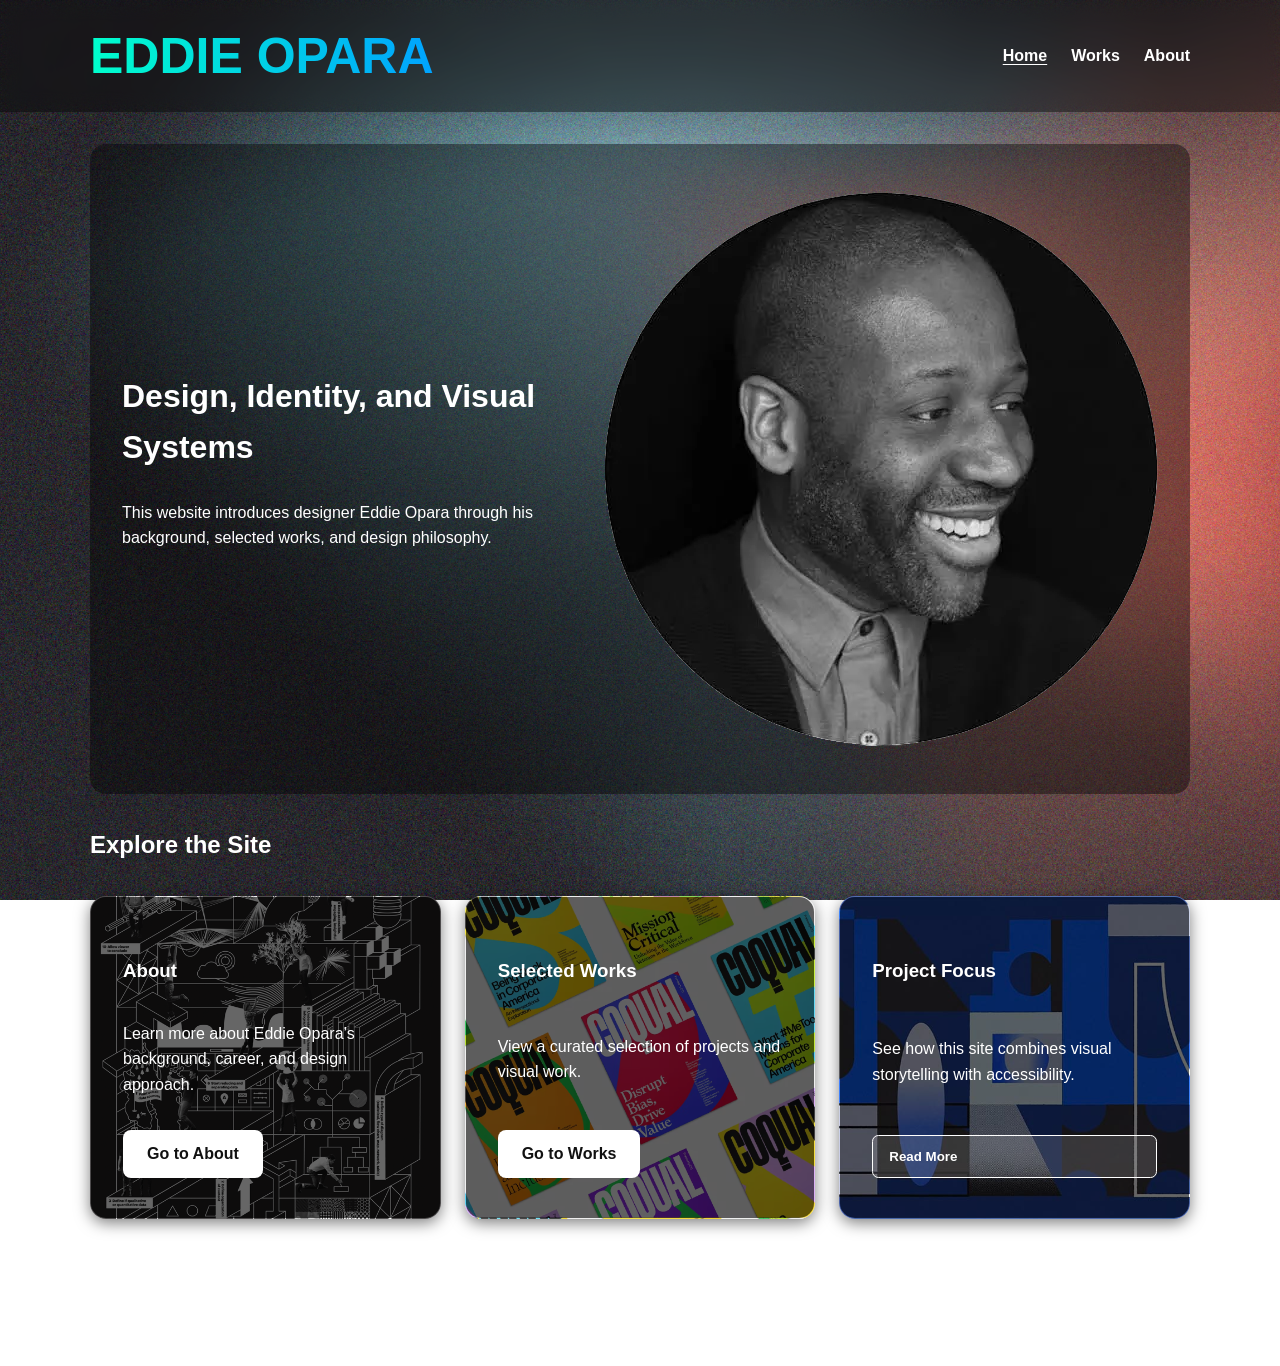
<file: index.html>
<!DOCTYPE html>
<html lang="en">
<head>
  <meta charset="UTF-8">
  <meta name="viewport" content="width=device-width, initial-scale=1.0">
  <title>Eddie Opara | Home</title>
  <link rel="stylesheet" href="css/style.css">

</head>
<body>
  <a class="skip-link" href="#main">Skip to Main Content</a>

  <header>
    <div class="container">
      <h1>Eddie Opara</h1>
      <nav aria-label="Main navigation">
        <ul class="nav">
          <li><a href="index.html" aria-current="page">Home</a></li>
          <li><a href="works.html">Works</a></li>
            <li><a href="about.html">About</a></li>
        </ul>
      </nav>
    </div>
  </header>

  <main id="main" class="container">
    <section class="hero">
      <div>
        <h2>Design, Identity, and Visual Systems</h2>
        <p>
          This website introduces designer Eddie Opara through his background,
          selected works, and design philosophy.
        </p>
      </div>
      <img src="images/portrait.png" alt="Portrait placeholder for designer Eddie Opara">
    </section>

    <section>
      <h2>Explore the Site</h2>
      <div class="home-grid">
        <article class="home-card">
          <h3>About</h3>
          <p>Learn more about Eddie Opara’s background, career, and design approach.</p>
          <a href="about.html">Go to About</a>
        </article>

        <article class="home-card">
          <h3>Selected Works</h3>
          <p>View a curated selection of projects and visual work.</p>
          <a href="works.html">Go to Works</a>
        </article>

        <article class="home-card">
          <h3>Project Focus</h3>
          <p>See how this site combines visual storytelling with accessibility.</p>
          <button class="accordion-btn" aria-expanded="false">Read More</button>
          <div class="accordion-panel" hidden>
            <p>
              This project explores how a design-centered website can remain clear,
              readable, responsive, and accessible.
            </p>
          </div>
        </article>
      </div>
    </section>
  </main>

  <footer>
    <div class="container">
      <p>Jenny Qiu | SI 539 Final Project</p>
    </div>
  </footer>

  <script src="js/script.js"></script>
</body>
</html>
</file>
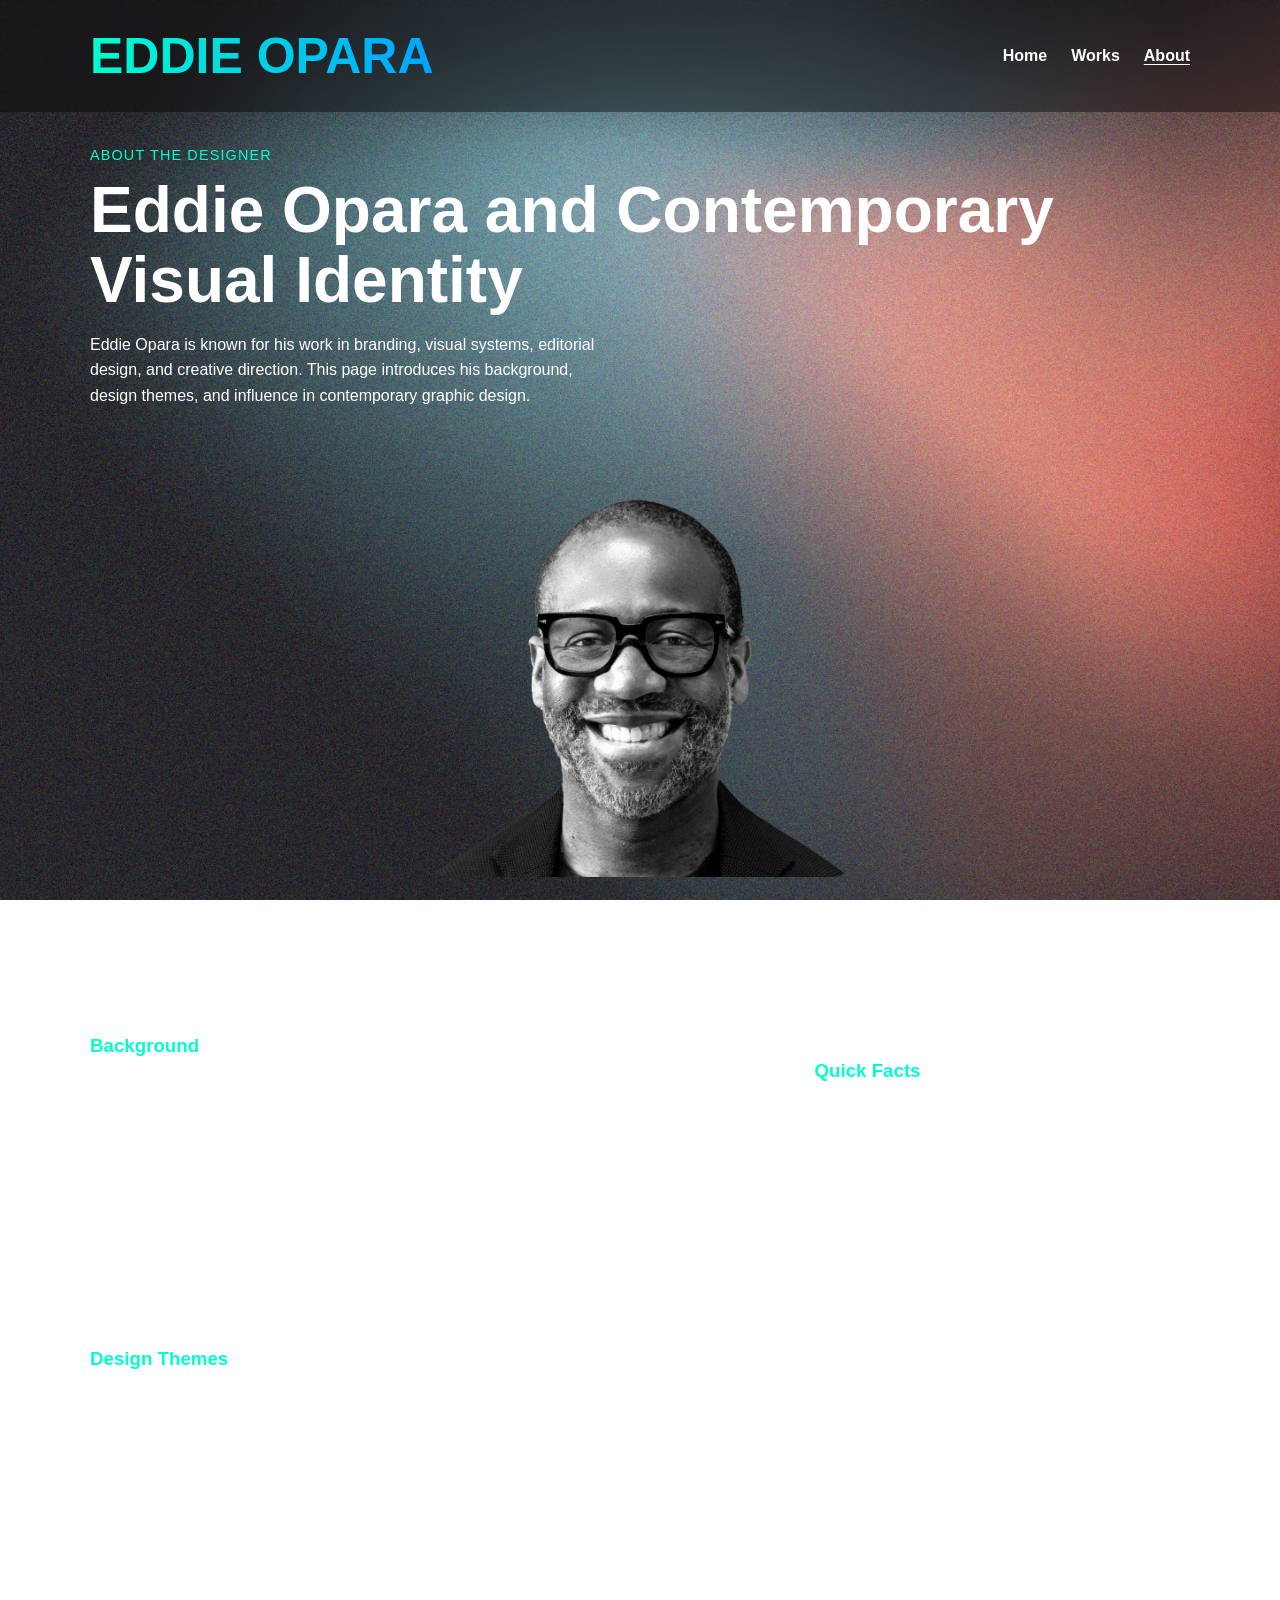
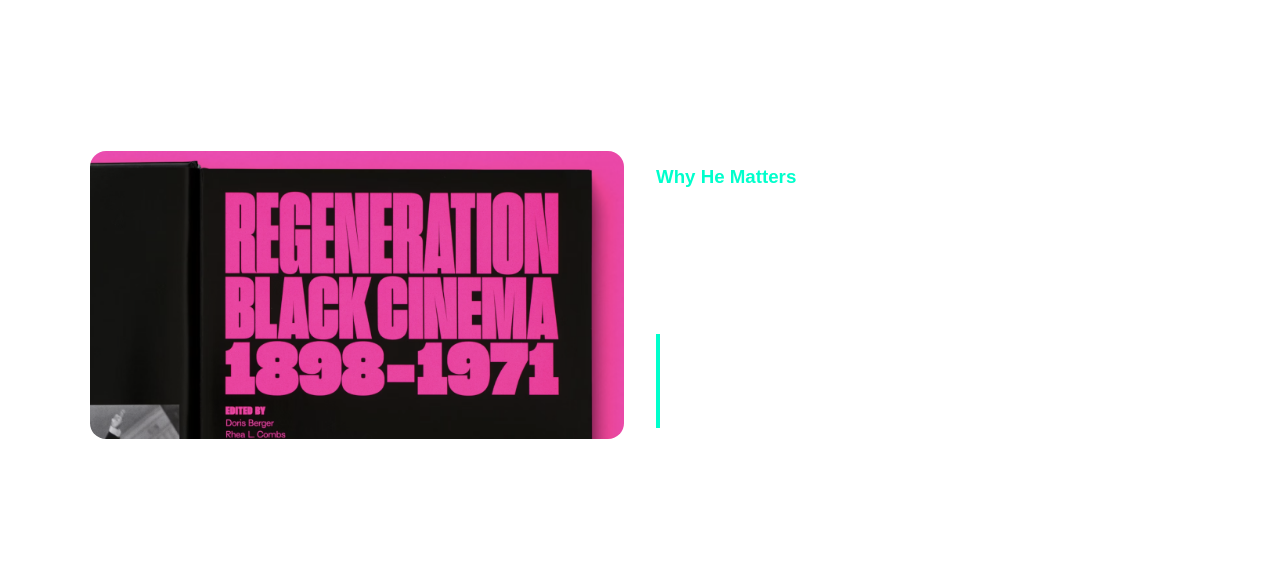
<file: about.html>
<!DOCTYPE html>
<html lang="en">
<head>
  <meta charset="UTF-8" />
  <meta name="viewport" content="width=device-width, initial-scale=1.0" />
  <title>About | Eddie Opara</title>
  <link rel="stylesheet" href="css/style.css" />
</head>
<body>
  <a class="skip-link" href="#main">Skip to Main Content</a>

  <header>
    <div class="container">
      <h1>Eddie Opara</h1>
      <nav aria-label="Main navigation">
        <ul class="nav">
          <li><a href="index.html">Home</a></li>
          <li><a href="works.html">Works</a></li>
            <li><a href="about.html" aria-current="page">About</a></li>
        </ul>
      </nav>
    </div>
  </header>



  <main id="main" class="container about-page">
    <section class="about-hero">
      <div class="about-hero-text">
        <p class="eyebrow">About the Designer</p>
        <h2>Eddie Opara and Contemporary Visual Identity</h2>
        <p>
          Eddie Opara is known for his work in branding, visual systems,
          editorial design, and creative direction. This page introduces his
          background, design themes, and influence in contemporary graphic
          design.
        </p>
      </div>

      <div class="about-hero-image">
        <img src="images/about.png" alt="Portrait of Eddie Opara" />
      </div>
    </section>

    <div class="keyword-row">
  <span>Brand Identity</span>
  <span>Typography</span>
  <span>Systems</span>
  <span>Editorial</span>
</div>

<section class="about-info-grid">
  <div class="bio-text">
    <h3>Background</h3>
    <p>
      Eddie Opara is a designer recognized for his work across branding,
      editorial design, visual systems, and creative direction. His practice
      often connects identity design with larger cultural and conceptual
      questions.
    </p>
    <p>
      Rather than treating graphic design as decoration, his work often
      structures how audiences read, navigate, and interpret visual
      information.
    </p>
  </div>

  <aside class="facts-card">
    <h3>Quick Facts</h3>
    <ul>
      <li><strong>Discipline:</strong> Graphic Design</li>
      <li><strong>Known for:</strong> Branding & Identity</li>
      <li><strong>Focus:</strong> Visual Systems</li>
      <li><strong>Relevance:</strong> Contemporary Design Practice</li>
    </ul>
  </aside>
</section>

<section class="themes-section">
  <h3>Design Themes</h3>
  <div class="theme-cards">
    <article class="theme-card">
      <h4>Branding</h4>
      <p>Identity systems that shape how organizations are perceived and understood.</p>
    </article>

    <article class="theme-card">
      <h4>Typography</h4>
      <p>Careful use of type as both visual language and information structure.</p>
    </article>

    <article class="theme-card">
      <h4>Systems</h4>
      <p>Design that organizes complexity into clear, readable frameworks.</p>
    </article>

    <article class="theme-card">
      <h4>Editorial</h4>
      <p>Layout, sequence, and visual rhythm as key parts of communication.</p>
    </article>
  </div>
</section>

<section class="relevance-section">
  <div class="relevance-image">
    <img src="images/grid.png" alt="Representative visual work associated with Eddie Opara">
  </div>

  <div class="relevance-text">
    <h3>Why He Matters</h3>
    <p>
      I chose Eddie Opara because his work reflects a strong relationship
      between visual clarity, identity, and system-based thinking. His practice
      is especially relevant to this project because it connects graphic design
      with structure, readability, and communication.
    </p>

    <blockquote>
      Design can function as both visual expression and information system.
    </blockquote>
  </div>
</section>


  <footer>
    <div class="container">
      <p>Jenny Qiu | SI 539 Final Project</p>
    </div>
  </footer>
</body>
</html>
</file>
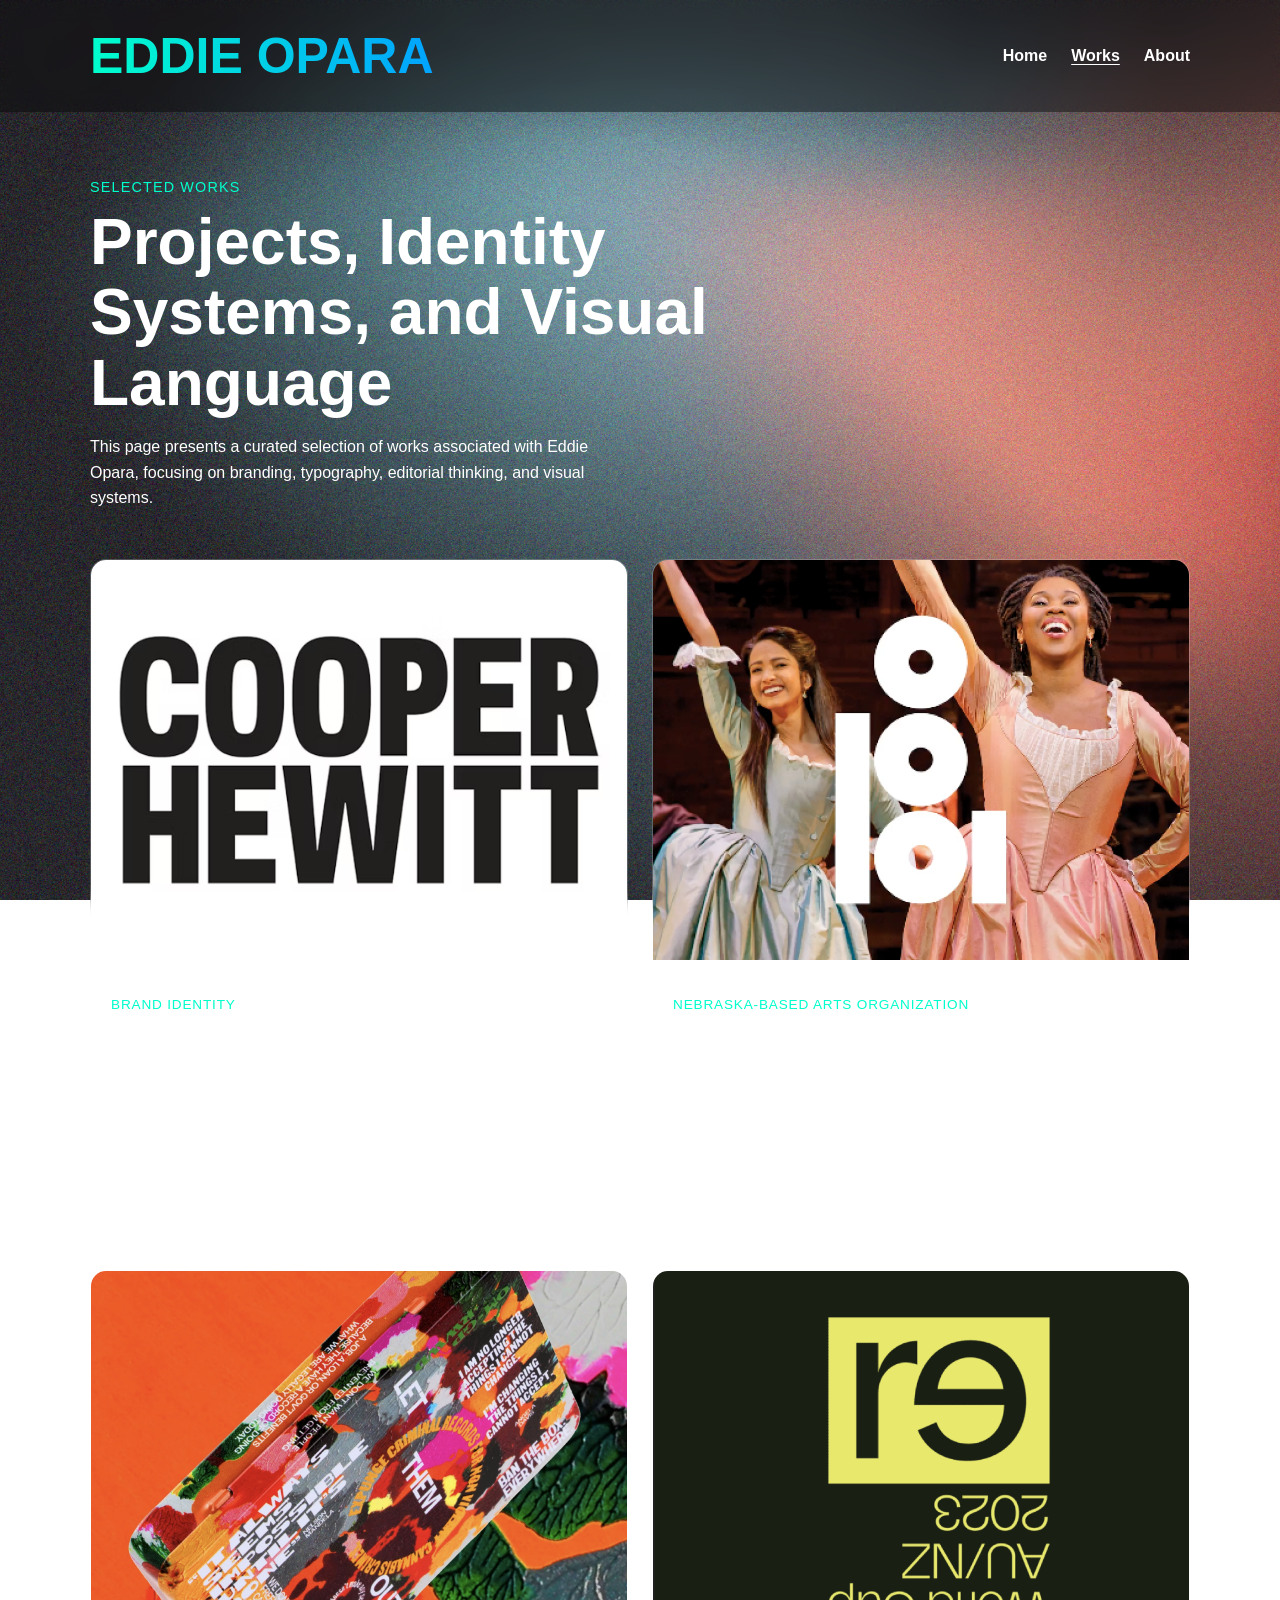
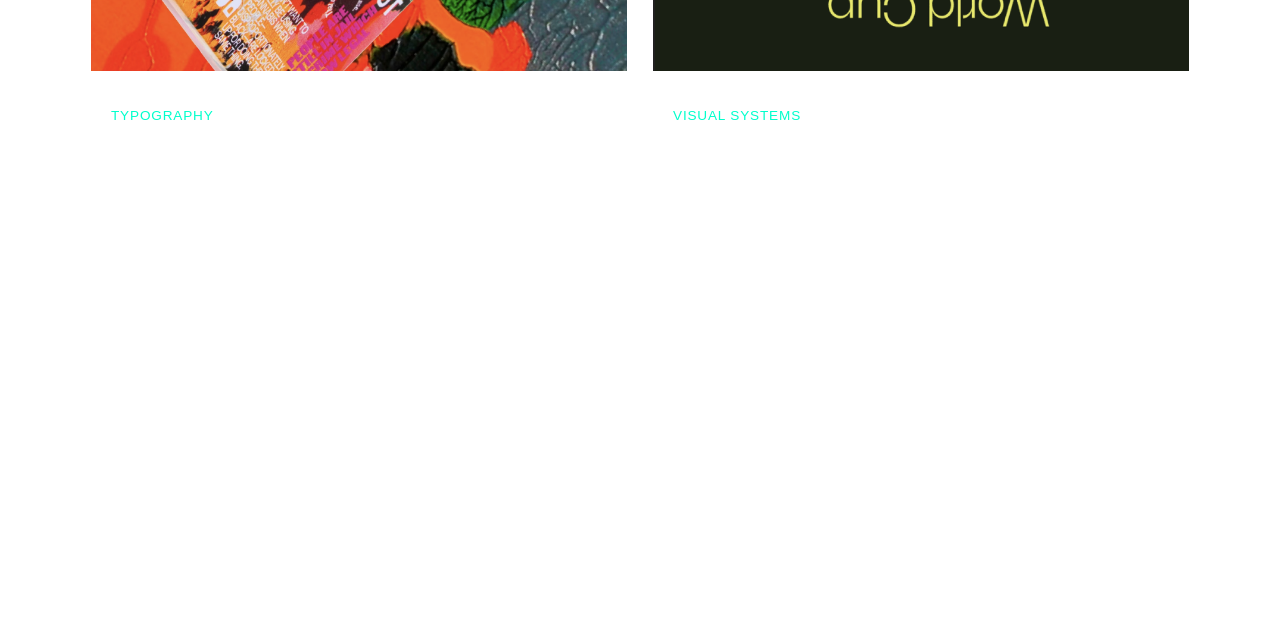
<file: works.html>
<!DOCTYPE html>
<html lang="en">
<head>
  <meta charset="UTF-8" />
  <meta name="viewport" content="width=device-width, initial-scale=1.0" />
  <title>Works | Eddie Opara</title>
  <link rel="stylesheet" href="css/style.css" />
</head>
<body>
  <a class="skip-link" href="#main">Skip to Main Content</a>

  <header>
    <div class="container">
      <h1>Eddie Opara</h1>
      <nav aria-label="Main navigation">
        <ul class="nav">
          <li><a href="index.html">Home</a></li>
          <li><a href="works.html" aria-current="page">Works</a></li>
          <li><a href="about.html">About</a></li>

        </ul>
      </nav>
    </div>
  </header>

  <main id="main" class="container works-page">
    <section class="works-hero">
      <p class="eyebrow">Selected Works</p>
      <h2>Projects, Identity Systems, and Visual Language</h2>
      <p>
        This page presents a curated selection of works associated with Eddie
        Opara, focusing on branding, typography, editorial thinking, and visual
        systems.
      </p>
    </section>

    <section class="works-grid-section">
      <div class="works-grid">

        <article class="work-card">
          <img src="images/project1.png" alt="Visual identity project associated with Eddie Opara" />
          <div class="work-card-content">
            <p class="work-meta">Brand Identity</p>
            <h3>Cooper Hewitt</h3>
            <p>
              New brand identity for the museum developed in 2014 by Opara and Michael Gericke to celebrate its 40th anniversary at the historic Andrew Carnegie Mansion. 
            </p>
            <button class="work-toggle" aria-expanded="false">Read More</button>
            <div class="work-details" hidden>
              <p>
                Developed an icon system to be used for an interactive “Pen” the museum implemented for visitors.
Draws from the visual language of the wordmark.
              </p>
            </div>
          </div>
        </article>

        <article class="work-card">
          <img src="images/project2.png" alt="Editorial or typographic project associated with Eddie Opara" />
          <div class="work-card-content">
            <p class="work-meta">Nebraska-based arts organization </p>
            <h3>Omaha Performing Arts</h3>
            <p>
              2019 brand identity for the Nebraska-based arts organization and center.
              The mark plays off a local nickname for the center, OPA,
               pulling the first letter from each word in Omaha Performing Arts


            </p>
            <button class="work-toggle" aria-expanded="false">Read More</button>
            <div class="work-details" hidden>
              <p>
               That said, the mark isn’t limited to this structure.
                All three “letters” split apart, and the “O” is an especially remixed asset
              </p>
            </div>
          </div>
        </article>

        <article class="work-card">
          <img src="images/project3.png" alt="Typography-focused design project associated with Eddie Opara" />
          <div class="work-card-content">
            <p class="work-meta">Typography</p>
            <h3>Ben’s Best Blnz</h3>
            <p>
              2023 brand identity and packaging for a cannabis brand with the mission to right the wrong of the War on Drugs. 
            </p>
            <button class="work-toggle" aria-expanded="false">Read More</button>
            <div class="work-details" hidden>
              <p>
                Packaging covered in calls to decarcerate  cannabis Includes quotes from famous historical figures
              </p>
            </div>
          </div>
        </article>

        <article class="work-card">
          <img src="images/project4.png" alt="System-based branding project associated with Eddie Opara" />
          <div class="work-card-content">
            <p class="work-meta">Visual Systems</p>
            <h3>rɘ―inc</h3>
            <p>
              In 2019, Eddie Opara and Pentagram created the brand identity for rɘ—inc, a lifestyle brand founded by members of the U.S. women’s national soccer team.
            </p>
            <button class="work-toggle" aria-expanded="false">Read More</button>
            <div class="work-details" hidden>
              <p>
                The most distinctive part of Opara’s design is the reversed “ɘ”, which makes the logo feel unconventional and memorable.
                Opara’s work positioned the brand around reinvention, self-expression, and individuality.
              </p>
            </div>
          </div>
        </article>

      </div>
    </section>
  </main>

  <footer>
    <div class="container">
      <p>Jenny Qiu | SI 539 Final Project</p>
    </div>
  </footer>

  <script src="js/script.js"></script>
</body>
</html>
</file>
<file: css/style.css>
html, body {
  min-height: 100%;
  margin: 0;
}

* {
  box-sizing: border-box;
}

body {
  font-family: 'Helvetica Neue', Helvetica, Arial, sans-serif;
  line-height: 1.6;
  color: #ffffff;
  background-image: url("../images/background.jpeg");
  background-size: cover;
  background-position: center;
  background-repeat: no-repeat;
}

/* only enable fixed background on larger screens */
@media (min-width: 1024px) {
  body {
    background-attachment: fixed;
  }
}

/* Navigation Layout */
header {
  padding: 1rem 0;
  background: rgba(0, 0, 0, 0.4);
  backdrop-filter: blur(10px);
}

header .container {
  display: flex;
  justify-content: space-between;
  align-items: center;
  flex-wrap: wrap;
}

header h1 {
  background: linear-gradient(90deg, #00FFCC, #00A3FF);
  -webkit-background-clip: text;
  background-clip: text;
  -webkit-text-fill-color: transparent;
  font-size: clamp(2rem, 5vw, 3.125rem);
  font-weight: 900;
  text-transform: uppercase;
  display: inline-block;
  margin: 0;
}

/* Main Container */
.container {
  width: min(1100px, 90%);
  margin: 0 auto;
}

/* Navigation */
.nav {
  list-style: none;
  display: flex;
  flex-direction: row;
  gap: 1.5rem;
  padding: 0;
  margin: 0;
}

.nav a {
  color: #ffffff;
  font-weight: bold;
  text-decoration: none;
  transition: opacity 0.3s;
}

.nav a:hover,
.nav a:focus {
  opacity: 0.7;
}

.nav a[aria-current="page"] {
  text-decoration: underline;
  text-underline-offset: 0.2rem;
}

/* Hero Section */
.hero {
  display: grid;
  grid-template-columns: 1fr;
  gap: 1.5rem;
  padding: 3rem 2rem;
  align-items: center;
  min-height: 60vh;
  background: rgba(0, 0, 0, 0.42);
  border-radius: 1rem;
  margin: 2rem 0;
}

.hero h2 {
  font-size: 2rem;
  margin-top: 0;
}

.hero p {
  max-width: 60ch;
}

/* Grid Layouts */
.home-grid,
.works-grid {
  display: grid;
  grid-template-columns: 1fr;
  gap: 1.5rem;
  margin: 2rem 0;
}

/* Enhanced Home Cards with Background Images */
.home-card {
  position: relative;
  overflow: hidden;
  background-size: cover;
  background-position: center;
  color: #ffffff;
  padding: 2.5rem 2rem;
  border-radius: 1rem;
  border: 1px solid rgba(255, 255, 255, 0.2);
  display: flex;
  flex-direction: column;
  justify-content: space-between;
  min-height: 300px;
  transition: transform 0.3s ease, box-shadow 0.3s ease;
  box-shadow: 0 4px 15px rgba(0, 0, 0, 0.5);
}

.home-card::before {
  content: "";
  position: absolute;
  inset: 0;
  background: rgba(0, 0, 0, 0.6);
  z-index: 1;
  transition: background 0.3s ease;
}

.home-card:hover {
  transform: translateY(-5px);
  box-shadow: 0 8px 25px rgba(0, 0, 0, 0.7);
}

.home-card:hover::before {
  background: rgba(0, 0, 0, 0.45);
}

.home-card > * {
  position: relative;
  z-index: 2;
}

/* Assign images to cards */
.home-card:nth-child(1) { background-image: url("../images/about.jpg"); }
.home-card:nth-child(2) { background-image: url("../images/work.png"); }
.home-card:nth-child(3) { background-image: url("../images/project.jpg"); }

/* Button inside card */
.home-card .btn,
.home-card a {
  display: inline-block;
  margin-top: 1rem;
  padding: 0.7rem 1.5rem;
  background: #ffffff;
  color: #111111;
  text-decoration: none;
  border-radius: 0.5rem;
  font-weight: bold;
  width: fit-content;
}

/* Accordion Styling */
.accordion-btn {
  width: 100%;
  text-align: left;
  margin-top: 1rem;
  background: rgba(248, 244, 244, 0.15);
  color: #ffffff;
  border: 1px solid #ffffff;
  padding: 0.8rem 1rem;
  cursor: pointer;
  border-radius: 0.4rem;
  font-weight: bold;
  display: flex;
  justify-content: space-between;
  align-items: center;
}

.accordion-panel {
  padding: 1rem;
  background: rgba(255, 255, 255, 0.1);
  border-left: 3px solid #00FFCC;
  margin-top: 0.5rem;
}



/* Focus */
a:focus,
button:focus {
  outline: 3px solid #00FFCC;
  outline-offset: 2px;
}

.skip-link {
  position: absolute;
  left: -9999px;
  top: 0;
  background: #00FFCC;
  color: #000;
  padding: 0.75rem 1rem;
  z-index: 1001;
}

.skip-link:focus {
  left: 0;
  top: 0;
}

/*about */

.about-hero {
  display: grid;
  grid-template-columns: 1fr;
  gap: 2rem;
  align-items: center;
  margin: 2rem 0 4rem;
}

.about-hero-text h2 {
  font-size: clamp(2.2rem, 5vw, 4rem);
  line-height: 1.1;
  margin: 0.5rem 0 1rem;
}

.about-hero-text p {
  max-width: 60ch;
}

.eyebrow {
  text-transform: uppercase;
  letter-spacing: 0.08em;
  color: #00ffcc;
  font-size: 0.9rem;
  margin: 0;
}

.about-hero-image img {
  width: 100%;
  max-width: 420px;
  border-radius: 1rem;
  display: block;
  margin: 0 auto;
}

.quote-section {
  margin: 4rem 0 2rem;
}

.quote-section blockquote {
  font-size: clamp(1.4rem, 2.5vw, 2.2rem);
  line-height: 1.4;
  font-style: italic;
  max-width: 28ch;
  margin: 0;
  padding-left: 1rem;
  border-left: 4px solid #00ffcc;
}

.about-info-grid {
  display: grid;
  grid-template-columns: 1fr;
  gap: 2rem;
  margin: 3rem 0;
  align-items: start;
}

.bio-text h3,
.themes-section h3,
.relevance-text h3,
.facts-card h3 {
  color: #00ffcc;
  margin-top: 0;
  margin-bottom: 1rem;
}

.bio-text p {
  max-width: 65ch;
}

.facts-card {
  background: rgba(255, 255, 255, 0.08);
  border: 1px solid rgba(255, 255, 255, 0.14);
  border-radius: 1rem;
  padding: 1.5rem;
  backdrop-filter: blur(8px);
}

.facts-card ul {
  list-style: none;
  padding: 0;
  margin: 0;
}

.facts-card li {
  margin-bottom: 0.9rem;
  line-height: 1.5;
}

.themes-section {
  margin: 4rem 0;
}

.theme-cards {
  display: grid;
  grid-template-columns: 1fr;
  gap: 1rem;
}

.theme-card {
  background: rgba(255, 255, 255, 0.08);
  border: 1px solid rgba(255, 255, 255, 0.14);
  border-radius: 1rem;
  padding: 1.25rem;
  transition: transform 0.3s ease, background 0.3s ease;
}

.theme-card:hover {
  transform: translateY(-4px);
  background: rgba(255, 255, 255, 0.12);
}

.theme-card h4 {
  margin-top: 0;
  margin-bottom: 0.5rem;
  font-size: 1.1rem;
}

.relevance-section {
  display: grid;
  grid-template-columns: 1fr;
  gap: 2rem;
  align-items: center;
  margin: 4rem 0;
}

.relevance-image img {
  width: 100%;
  border-radius: 1rem;
  display: block;
}

.relevance-text p {
  max-width: 60ch;
}

.relevance-text blockquote {
  margin: 1.5rem 0 0;
  padding-left: 1rem;
  border-left: 4px solid #00ffcc;
  font-size: 1.3rem;
  line-height: 1.5;
  font-style: italic;
  max-width: 30ch;
}

.keyword-row {
  display: flex;
  flex-wrap: wrap;
  gap: 0.8rem;
  margin: 1.5rem 0 0;
}

.keyword-row span {
  padding: 0.5rem 0.9rem;
  border: 1px solid rgba(255,255,255,0.2);
  border-radius: 999px;
  background: rgba(255,255,255,0.08);
  font-size: 0.95rem;
}



/* works */
.works-page {
  padding: 2rem 0 4rem;
}

.works-hero {
  margin: 2rem 0 3rem;
  max-width: 75ch;
}

.works-hero h2 {
  font-size: clamp(2.2rem, 5vw, 4rem);
  line-height: 1.1;
  margin: 0.5rem 0 1rem;
}

.works-hero p {
  max-width: 60ch;
}

.works-grid-section {
  margin: 2rem 0 4rem;
}


.work-card {
  background: rgba(255, 255, 255, 0.08);
  border: 1px solid rgba(255, 255, 255, 0.14);
  border-radius: 1rem;
  overflow: hidden;
  backdrop-filter: blur(8px);
  transition: transform 0.3s ease, background 0.3s ease;
}

.work-card:hover {
  transform: translateY(-4px);
  background: rgba(255, 255, 255, 0.11);
}

.work-card img {
  width: 100%;
  height: 400px;
  object-fit: cover;
  display: block;
}

.work-card-content {
  padding: 1.25rem;
}

.work-meta {
  color: #00ffcc;
  text-transform: uppercase;
  letter-spacing: 0.06em;
  font-size: 0.85rem;
  margin-bottom: 0.5rem;
}

.work-card h3 {
  margin-top: 0;
  margin-bottom: 0.75rem;
  font-size: 1.4rem;
}

.work-toggle {
  margin-top: 1rem;
  background: rgba(255, 255, 255, 0.12);
  color: #ffffff;
  border: 1px solid rgba(255, 255, 255, 0.7);
  padding: 0.75rem 1rem;
  border-radius: 0.5rem;
  cursor: pointer;
  font-weight: 700;
}

.work-toggle:hover,
.work-toggle:focus {
  background: rgba(255, 255, 255, 0.2);
}

.work-details {
  margin-top: 1rem;
  padding-top: 1rem;
  border-top: 1px solid rgba(255, 255, 255, 0.16);
}

/* Footer */
footer {
  margin-top: 4rem;
  padding: 1% ;
  text-align: center;
}


/* Media Queries */
@media (min-width: 768px) {
  .home-grid {
    grid-template-columns: repeat(3, 1fr);
  }

  .hero {
    grid-template-columns: 1.2fr 1fr;
  }
    .about-info-grid {
    grid-template-columns: 1.5fr 0.9fr;
  }

  .theme-cards {
    grid-template-columns: repeat(2, 1fr);
  }

  .relevance-section {
    grid-template-columns: 1fr 1fr;
  }
    .works-grid {
    grid-template-columns: repeat(2, 1fr);
  }
}
</file>
